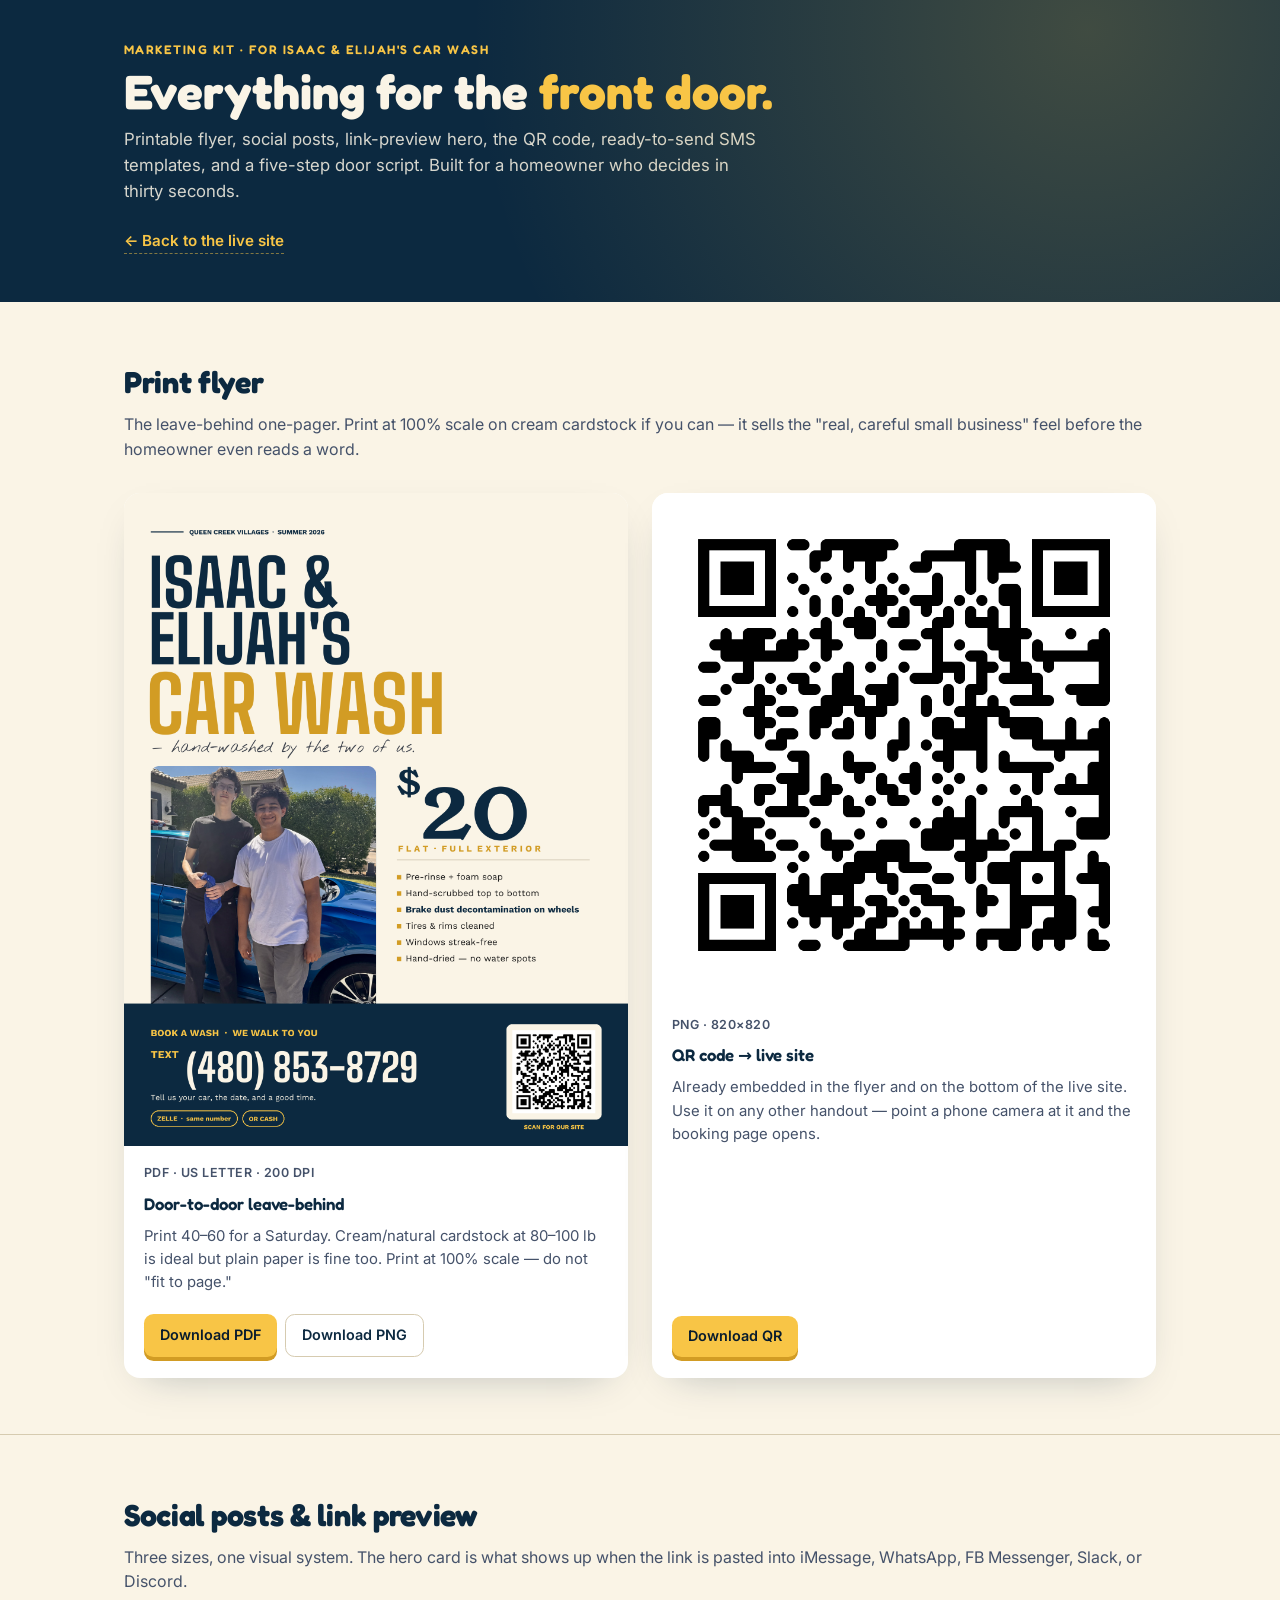
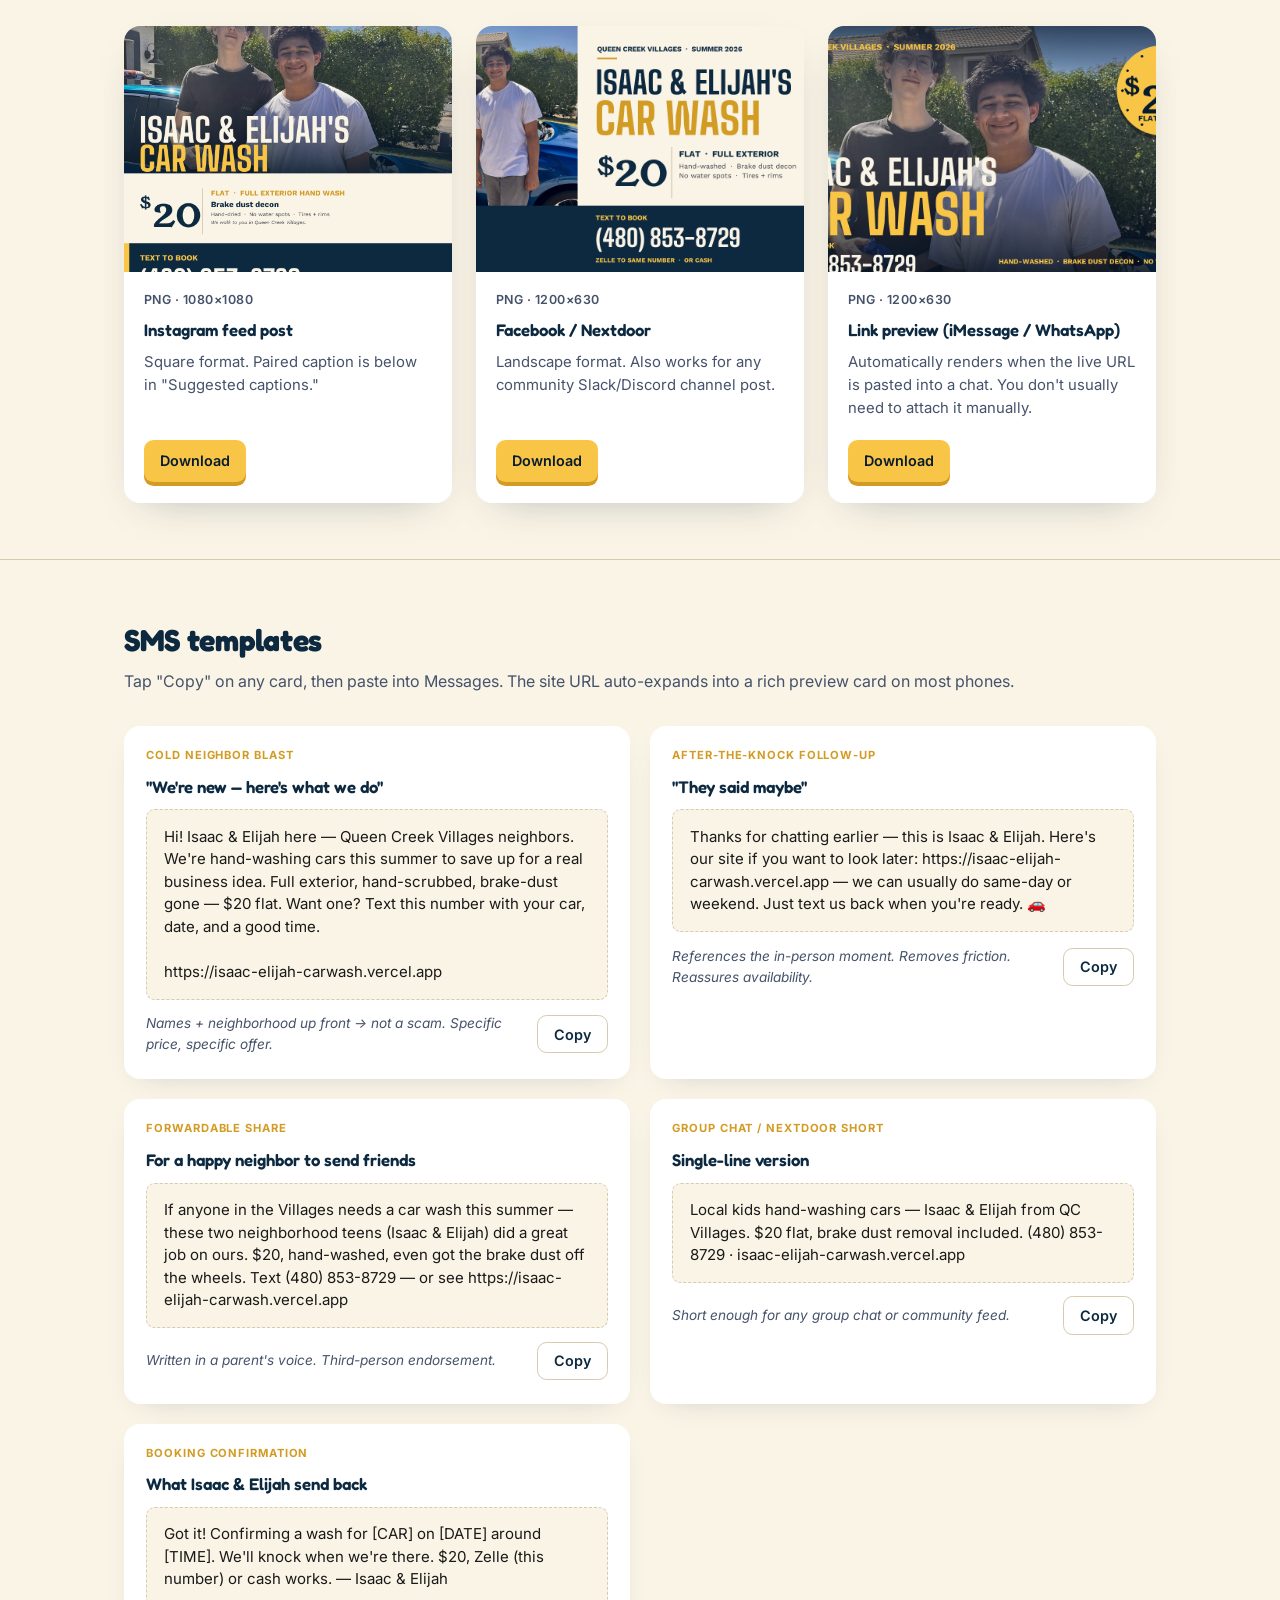
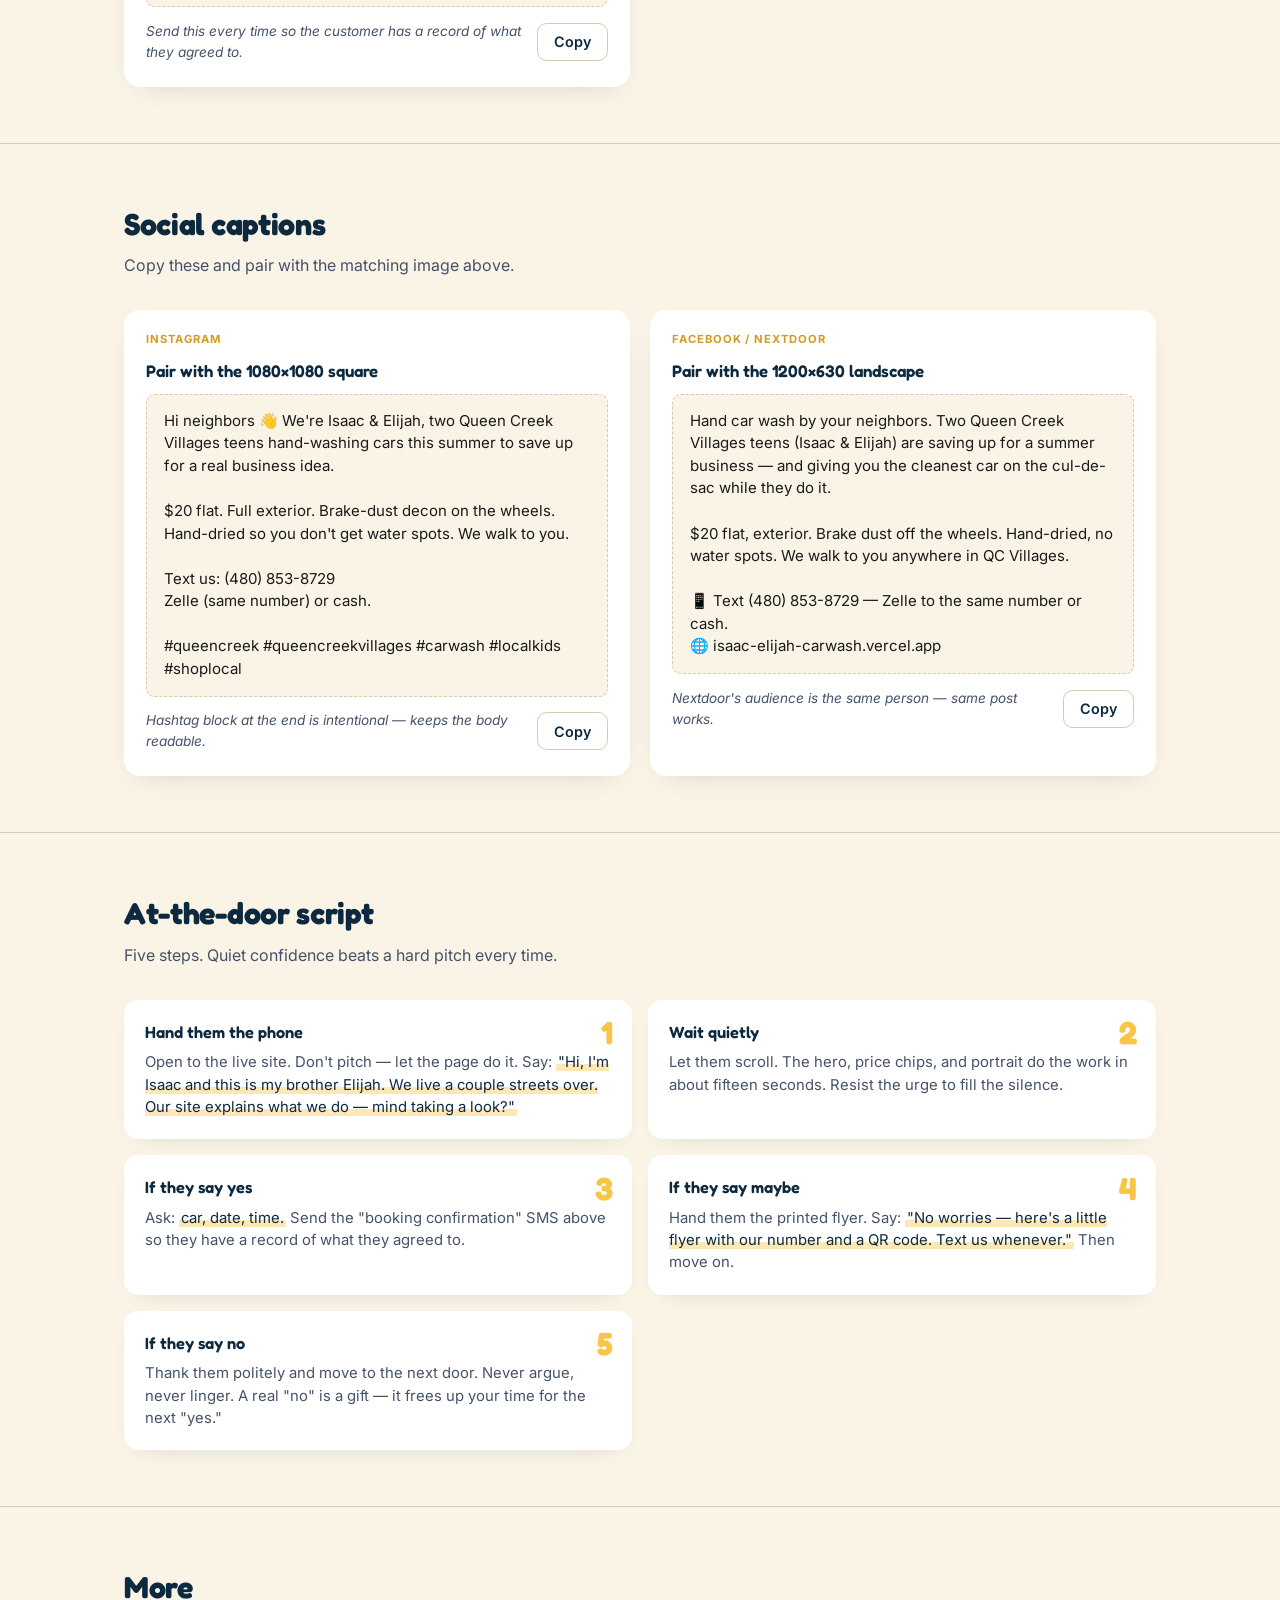
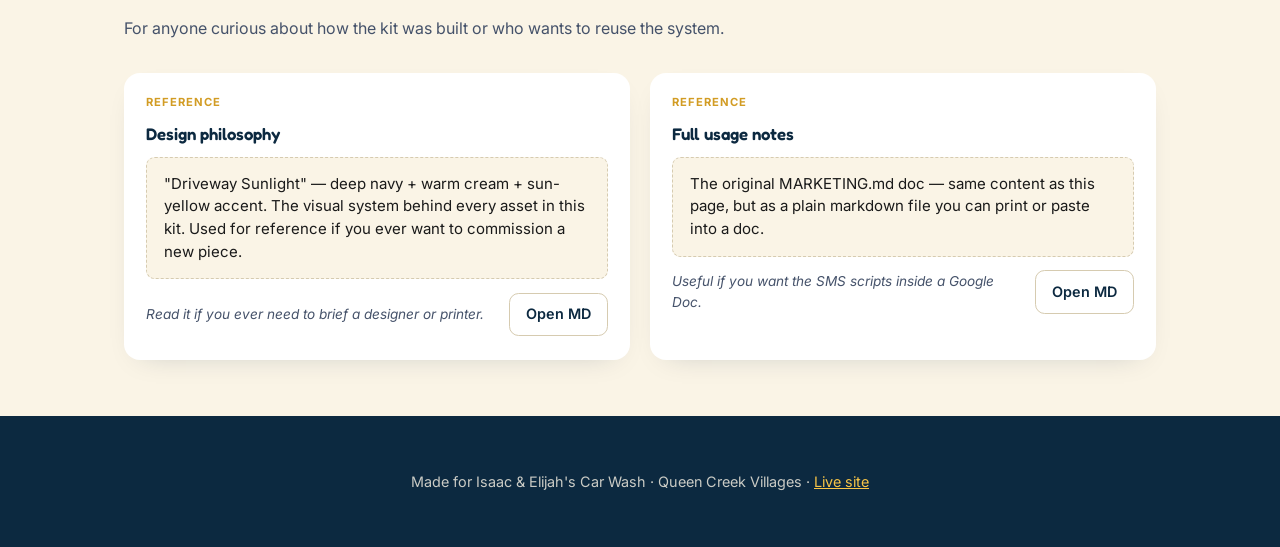
<file: kit/index.html>
<!DOCTYPE html>
<html lang="en">
<head>
  <meta charset="UTF-8" />
  <meta name="viewport" content="width=device-width, initial-scale=1.0" />
  <meta name="theme-color" content="#0c2940" />
  <meta name="robots" content="noindex, nofollow" />
  <title>Marketing Kit — Isaac & Elijah's Car Wash</title>
  <meta name="description" content="The full marketing kit for Isaac & Elijah's Car Wash — print flyer, social posts, SMS templates, and door script." />
  <link rel="preconnect" href="https://fonts.googleapis.com">
  <link rel="preconnect" href="https://fonts.gstatic.com" crossorigin>
  <link href="https://fonts.googleapis.com/css2?family=Fredoka:wght@500;600;700&family=Inter:wght@400;500;600;700&display=swap" rel="stylesheet">
  <style>
    :root {
      --navy: #0c2940;
      --navy-deep: #081b2d;
      --cream: #faf4e6;
      --cream-deep: #f0e6d2;
      --sun: #f8c546;
      --sun-deep: #d29c24;
      --ink: #1a1a1a;
      --ink-soft: #45526a;
      --rule: #d6cbb0;
      --white: #ffffff;
    }
    * { box-sizing: border-box; }
    html, body { margin: 0; padding: 0; }
    body {
      font-family: 'Inter', system-ui, -apple-system, sans-serif;
      background: var(--cream);
      color: var(--ink);
      line-height: 1.55;
      -webkit-font-smoothing: antialiased;
    }
    a { color: var(--navy); }
    .wrap { max-width: 1080px; margin: 0 auto; padding: 0 1.5rem; }

    /* ---------- header ---------- */
    header.kit-header {
      background: var(--navy);
      color: var(--cream);
      padding: 2.5rem 0 3rem;
      position: relative;
      overflow: hidden;
    }
    header.kit-header::before {
      content: "";
      position: absolute; inset: 0;
      background: radial-gradient(circle at 85% 10%, rgba(248,197,70,0.22), transparent 55%);
      pointer-events: none;
    }
    header.kit-header .eyebrow {
      font-family: 'Fredoka', system-ui, sans-serif;
      font-weight: 600;
      letter-spacing: 0.12em;
      text-transform: uppercase;
      font-size: 0.78rem;
      color: var(--sun);
      margin: 0 0 0.4rem;
    }
    header.kit-header h1 {
      font-family: 'Fredoka', system-ui, sans-serif;
      font-weight: 700;
      font-size: clamp(2rem, 5vw, 3rem);
      margin: 0 0 0.6rem;
      line-height: 1.05;
      color: var(--cream);
    }
    header.kit-header h1 span { color: var(--sun); }
    header.kit-header p.lede {
      max-width: 640px;
      margin: 0 0 1.5rem;
      color: rgba(250, 244, 230, 0.85);
      font-size: 1.05rem;
    }
    .back-link {
      display: inline-flex;
      align-items: center;
      gap: 0.4rem;
      color: var(--sun);
      text-decoration: none;
      font-weight: 600;
      font-size: 0.95rem;
      border-bottom: 1px dashed rgba(248, 197, 70, 0.5);
      padding-bottom: 1px;
    }
    .back-link:hover { color: var(--cream); border-bottom-color: var(--cream); }

    /* ---------- sections ---------- */
    section.kit-section {
      padding: 3.5rem 0;
      border-bottom: 1px solid var(--rule);
    }
    section.kit-section:last-of-type { border-bottom: none; }
    h2.section-title {
      font-family: 'Fredoka', system-ui, sans-serif;
      font-weight: 700;
      color: var(--navy);
      margin: 0 0 0.4rem;
      font-size: clamp(1.4rem, 3vw, 1.9rem);
      letter-spacing: -0.01em;
    }
    p.section-sub {
      color: var(--ink-soft);
      margin: 0 0 2rem;
      font-size: 1rem;
    }

    /* ---------- asset card ---------- */
    .asset-grid {
      display: grid;
      grid-template-columns: 1fr;
      gap: 1.5rem;
    }
    @media (min-width: 720px) {
      .asset-grid.cols-3 { grid-template-columns: repeat(3, 1fr); }
      .asset-grid.cols-2 { grid-template-columns: repeat(2, 1fr); }
    }
    .asset {
      background: var(--white);
      border-radius: 1rem;
      overflow: hidden;
      box-shadow: 0 14px 40px -22px rgba(12, 41, 64, 0.35);
      display: flex;
      flex-direction: column;
    }
    .asset .preview {
      background: var(--cream-deep);
      display: flex; align-items: center; justify-content: center;
      padding: 0;
      aspect-ratio: 4 / 3;
      overflow: hidden;
    }
    .asset.feature .preview { aspect-ratio: 17 / 22; }
    .asset.qr .preview { aspect-ratio: 1; padding: 1.5rem; background: var(--white); }
    .asset .preview img {
      width: 100%; height: 100%;
      object-fit: cover;
      display: block;
    }
    .asset.qr .preview img { object-fit: contain; }
    .asset .meta {
      padding: 1.1rem 1.25rem 1.3rem;
      display: flex; flex-direction: column; gap: 0.5rem;
      flex: 1;
    }
    .asset .meta h3 {
      margin: 0;
      font-family: 'Fredoka', system-ui, sans-serif;
      font-weight: 600;
      color: var(--navy);
      font-size: 1.05rem;
    }
    .asset .meta .dims {
      font-size: 0.78rem;
      color: var(--ink-soft);
      letter-spacing: 0.04em;
      text-transform: uppercase;
      font-weight: 600;
    }
    .asset .meta p {
      margin: 0;
      font-size: 0.93rem;
      color: var(--ink-soft);
    }
    .asset .actions {
      display: flex;
      gap: 0.5rem;
      margin-top: auto;
      padding-top: 0.75rem;
      flex-wrap: wrap;
    }
    .btn {
      display: inline-flex;
      align-items: center;
      justify-content: center;
      gap: 0.45rem;
      padding: 0.6rem 1rem;
      border-radius: 0.6rem;
      font-weight: 600;
      font-size: 0.9rem;
      text-decoration: none;
      border: none;
      cursor: pointer;
      transition: transform 0.1s ease, background 0.15s ease;
      font-family: inherit;
    }
    .btn-primary {
      background: var(--sun);
      color: var(--navy-deep);
      box-shadow: 0 4px 0 var(--sun-deep);
    }
    .btn-primary:hover { background: var(--sun-deep); color: var(--navy-deep); }
    .btn-primary:active { transform: translateY(2px); box-shadow: 0 2px 0 var(--sun-deep); }
    .btn-ghost {
      background: transparent;
      color: var(--navy);
      border: 1.5px solid var(--rule);
    }
    .btn-ghost:hover { border-color: var(--navy); background: var(--cream-deep); }

    /* ---------- SMS / caption blocks ---------- */
    .copy-grid {
      display: grid;
      grid-template-columns: 1fr;
      gap: 1.25rem;
    }
    @media (min-width: 760px) {
      .copy-grid.cols-2 { grid-template-columns: repeat(2, 1fr); }
    }
    .copy-card {
      background: var(--white);
      border-radius: 1rem;
      box-shadow: 0 10px 28px -18px rgba(12, 41, 64, 0.25);
      padding: 1.3rem 1.4rem 1.5rem;
      display: flex;
      flex-direction: column;
      gap: 0.6rem;
    }
    .copy-card h3 {
      margin: 0;
      font-family: 'Fredoka', system-ui, sans-serif;
      font-weight: 600;
      color: var(--navy);
      font-size: 1.05rem;
    }
    .copy-card .label {
      display: inline-block;
      font-size: 0.7rem;
      letter-spacing: 0.08em;
      text-transform: uppercase;
      color: var(--sun-deep);
      font-weight: 700;
    }
    .copy-card pre {
      margin: 0;
      padding: 0.95rem 1.05rem;
      background: var(--cream);
      border: 1px dashed var(--rule);
      border-radius: 0.55rem;
      color: var(--ink);
      font-family: 'Inter', system-ui, sans-serif;
      font-size: 0.94rem;
      line-height: 1.5;
      white-space: pre-wrap;
      word-wrap: break-word;
    }
    .copy-card .copy-row {
      display: flex;
      justify-content: space-between;
      align-items: center;
      gap: 0.75rem;
      margin-top: 0.25rem;
    }
    .copy-card .why {
      color: var(--ink-soft);
      font-size: 0.85rem;
      font-style: italic;
      flex: 1;
    }
    .copied { background: var(--sun); color: var(--navy-deep); }

    /* ---------- door script ---------- */
    .script {
      counter-reset: step;
      display: grid;
      gap: 1rem;
      grid-template-columns: 1fr;
    }
    @media (min-width: 760px) {
      .script { grid-template-columns: repeat(2, 1fr); }
    }
    .step {
      background: var(--white);
      border-radius: 0.9rem;
      padding: 1.25rem 1.3rem 1.3rem;
      box-shadow: 0 8px 24px -18px rgba(12, 41, 64, 0.3);
      position: relative;
      counter-increment: step;
    }
    .step::before {
      content: counter(step);
      position: absolute;
      top: 1.1rem; right: 1.2rem;
      font-family: 'Fredoka', system-ui, sans-serif;
      font-weight: 700;
      font-size: 2rem;
      color: var(--sun);
      line-height: 1;
    }
    .step h3 {
      margin: 0 3rem 0.4rem 0;
      font-family: 'Fredoka', system-ui, sans-serif;
      font-weight: 600;
      color: var(--navy);
      font-size: 1.02rem;
    }
    .step p {
      margin: 0;
      color: var(--ink-soft);
      font-size: 0.93rem;
      line-height: 1.5;
    }
    .step p em {
      color: var(--navy);
      font-style: normal;
      background: linear-gradient(transparent 60%, rgba(248, 197, 70, 0.4) 60%);
      padding: 0 2px;
    }

    /* ---------- footer ---------- */
    footer.kit-footer {
      background: var(--navy);
      color: rgba(250, 244, 230, 0.8);
      padding: 2.5rem 0;
      text-align: center;
      font-size: 0.9rem;
    }
    footer.kit-footer a { color: var(--sun); }
  </style>
</head>
<body>

<header class="kit-header">
  <div class="wrap">
    <p class="eyebrow">Marketing kit · For Isaac & Elijah's Car Wash</p>
    <h1>Everything for the <span>front door.</span></h1>
    <p class="lede">Printable flyer, social posts, link-preview hero, the QR code, ready-to-send SMS templates, and a five-step door script. Built for a homeowner who decides in thirty seconds.</p>
    <a class="back-link" href="/">← Back to the live site</a>
  </div>
</header>

<!-- ============================================================
     PRINT FLYER
     ============================================================ -->
<section class="kit-section">
  <div class="wrap">
    <h2 class="section-title">Print flyer</h2>
    <p class="section-sub">The leave-behind one-pager. Print at 100% scale on cream cardstock if you can — it sells the "real, careful small business" feel before the homeowner even reads a word.</p>

    <div class="asset-grid cols-2">
      <div class="asset feature">
        <div class="preview"><img src="/marketing/flyer-print-letter.png" alt="Print flyer preview" /></div>
        <div class="meta">
          <span class="dims">PDF · US Letter · 200 DPI</span>
          <h3>Door-to-door leave-behind</h3>
          <p>Print 40–60 for a Saturday. Cream/natural cardstock at 80–100 lb is ideal but plain paper is fine too. Print at 100% scale — do not "fit to page."</p>
          <div class="actions">
            <a class="btn btn-primary" href="/marketing/flyer-print-letter.pdf" download>Download PDF</a>
            <a class="btn btn-ghost" href="/marketing/flyer-print-letter.png" download>Download PNG</a>
          </div>
        </div>
      </div>
      <div class="asset qr">
        <div class="preview"><img src="/images/qr-site.png" alt="QR code that opens the live site" /></div>
        <div class="meta">
          <span class="dims">PNG · 820×820</span>
          <h3>QR code → live site</h3>
          <p>Already embedded in the flyer and on the bottom of the live site. Use it on any other handout — point a phone camera at it and the booking page opens.</p>
          <div class="actions">
            <a class="btn btn-primary" href="/images/qr-site.png" download>Download QR</a>
          </div>
        </div>
      </div>
    </div>
  </div>
</section>

<!-- ============================================================
     SOCIAL POSTS
     ============================================================ -->
<section class="kit-section">
  <div class="wrap">
    <h2 class="section-title">Social posts &amp; link preview</h2>
    <p class="section-sub">Three sizes, one visual system. The hero card is what shows up when the link is pasted into iMessage, WhatsApp, FB Messenger, Slack, or Discord.</p>

    <div class="asset-grid cols-3">
      <div class="asset">
        <div class="preview"><img src="/marketing/social-instagram-1080.png" alt="Instagram square post preview" /></div>
        <div class="meta">
          <span class="dims">PNG · 1080×1080</span>
          <h3>Instagram feed post</h3>
          <p>Square format. Paired caption is below in "Suggested captions."</p>
          <div class="actions">
            <a class="btn btn-primary" href="/marketing/social-instagram-1080.png" download>Download</a>
          </div>
        </div>
      </div>
      <div class="asset">
        <div class="preview"><img src="/marketing/social-facebook-1200x630.png" alt="Facebook landscape post preview" /></div>
        <div class="meta">
          <span class="dims">PNG · 1200×630</span>
          <h3>Facebook / Nextdoor</h3>
          <p>Landscape format. Also works for any community Slack/Discord channel post.</p>
          <div class="actions">
            <a class="btn btn-primary" href="/marketing/social-facebook-1200x630.png" download>Download</a>
          </div>
        </div>
      </div>
      <div class="asset">
        <div class="preview"><img src="/marketing/social-og-hero-1200x630.png" alt="Hero-style link preview image" /></div>
        <div class="meta">
          <span class="dims">PNG · 1200×630</span>
          <h3>Link preview (iMessage / WhatsApp)</h3>
          <p>Automatically renders when the live URL is pasted into a chat. You don't usually need to attach it manually.</p>
          <div class="actions">
            <a class="btn btn-primary" href="/marketing/social-og-hero-1200x630.png" download>Download</a>
          </div>
        </div>
      </div>
    </div>
  </div>
</section>

<!-- ============================================================
     SMS TEMPLATES
     ============================================================ -->
<section class="kit-section">
  <div class="wrap">
    <h2 class="section-title">SMS templates</h2>
    <p class="section-sub">Tap "Copy" on any card, then paste into Messages. The site URL auto-expands into a rich preview card on most phones.</p>

    <div class="copy-grid cols-2">

      <div class="copy-card">
        <span class="label">Cold neighbor blast</span>
        <h3>"We're new — here's what we do"</h3>
        <pre id="sms-1">Hi! Isaac &amp; Elijah here — Queen Creek Villages neighbors. We're hand-washing cars this summer to save up for a real business idea. Full exterior, hand-scrubbed, brake-dust gone — $20 flat. Want one? Text this number with your car, date, and a good time.

https://isaac-elijah-carwash.vercel.app</pre>
        <div class="copy-row">
          <span class="why">Names + neighborhood up front → not a scam. Specific price, specific offer.</span>
          <button class="btn btn-ghost copy-btn" data-target="sms-1">Copy</button>
        </div>
      </div>

      <div class="copy-card">
        <span class="label">After-the-knock follow-up</span>
        <h3>"They said maybe"</h3>
        <pre id="sms-2">Thanks for chatting earlier — this is Isaac &amp; Elijah. Here's our site if you want to look later: https://isaac-elijah-carwash.vercel.app — we can usually do same-day or weekend. Just text us back when you're ready. 🚗</pre>
        <div class="copy-row">
          <span class="why">References the in-person moment. Removes friction. Reassures availability.</span>
          <button class="btn btn-ghost copy-btn" data-target="sms-2">Copy</button>
        </div>
      </div>

      <div class="copy-card">
        <span class="label">Forwardable share</span>
        <h3>For a happy neighbor to send friends</h3>
        <pre id="sms-3">If anyone in the Villages needs a car wash this summer — these two neighborhood teens (Isaac &amp; Elijah) did a great job on ours. $20, hand-washed, even got the brake dust off the wheels. Text (480) 853-8729 — or see https://isaac-elijah-carwash.vercel.app</pre>
        <div class="copy-row">
          <span class="why">Written in a parent's voice. Third-person endorsement.</span>
          <button class="btn btn-ghost copy-btn" data-target="sms-3">Copy</button>
        </div>
      </div>

      <div class="copy-card">
        <span class="label">Group chat / Nextdoor short</span>
        <h3>Single-line version</h3>
        <pre id="sms-4">Local kids hand-washing cars — Isaac &amp; Elijah from QC Villages. $20 flat, brake dust removal included. (480) 853-8729 · isaac-elijah-carwash.vercel.app</pre>
        <div class="copy-row">
          <span class="why">Short enough for any group chat or community feed.</span>
          <button class="btn btn-ghost copy-btn" data-target="sms-4">Copy</button>
        </div>
      </div>

      <div class="copy-card">
        <span class="label">Booking confirmation</span>
        <h3>What Isaac &amp; Elijah send back</h3>
        <pre id="sms-5">Got it! Confirming a wash for [CAR] on [DATE] around [TIME]. We'll knock when we're there. $20, Zelle (this number) or cash works. — Isaac &amp; Elijah</pre>
        <div class="copy-row">
          <span class="why">Send this every time so the customer has a record of what they agreed to.</span>
          <button class="btn btn-ghost copy-btn" data-target="sms-5">Copy</button>
        </div>
      </div>

    </div>
  </div>
</section>

<!-- ============================================================
     SOCIAL CAPTIONS
     ============================================================ -->
<section class="kit-section">
  <div class="wrap">
    <h2 class="section-title">Social captions</h2>
    <p class="section-sub">Copy these and pair with the matching image above.</p>

    <div class="copy-grid cols-2">

      <div class="copy-card">
        <span class="label">Instagram</span>
        <h3>Pair with the 1080×1080 square</h3>
        <pre id="cap-ig">Hi neighbors 👋 We're Isaac &amp; Elijah, two Queen Creek Villages teens hand-washing cars this summer to save up for a real business idea.

$20 flat. Full exterior. Brake-dust decon on the wheels. Hand-dried so you don't get water spots. We walk to you.

Text us: (480) 853-8729
Zelle (same number) or cash.

#queencreek #queencreekvillages #carwash #localkids #shoplocal</pre>
        <div class="copy-row">
          <span class="why">Hashtag block at the end is intentional — keeps the body readable.</span>
          <button class="btn btn-ghost copy-btn" data-target="cap-ig">Copy</button>
        </div>
      </div>

      <div class="copy-card">
        <span class="label">Facebook / Nextdoor</span>
        <h3>Pair with the 1200×630 landscape</h3>
        <pre id="cap-fb">Hand car wash by your neighbors. Two Queen Creek Villages teens (Isaac &amp; Elijah) are saving up for a summer business — and giving you the cleanest car on the cul-de-sac while they do it.

$20 flat, exterior. Brake dust off the wheels. Hand-dried, no water spots. We walk to you anywhere in QC Villages.

📱 Text (480) 853-8729 — Zelle to the same number or cash.
🌐 isaac-elijah-carwash.vercel.app</pre>
        <div class="copy-row">
          <span class="why">Nextdoor's audience is the same person — same post works.</span>
          <button class="btn btn-ghost copy-btn" data-target="cap-fb">Copy</button>
        </div>
      </div>

    </div>
  </div>
</section>

<!-- ============================================================
     DOOR SCRIPT
     ============================================================ -->
<section class="kit-section">
  <div class="wrap">
    <h2 class="section-title">At-the-door script</h2>
    <p class="section-sub">Five steps. Quiet confidence beats a hard pitch every time.</p>

    <div class="script">
      <div class="step">
        <h3>Hand them the phone</h3>
        <p>Open to the live site. Don't pitch — let the page do it. Say: <em>"Hi, I'm Isaac and this is my brother Elijah. We live a couple streets over. Our site explains what we do — mind taking a look?"</em></p>
      </div>
      <div class="step">
        <h3>Wait quietly</h3>
        <p>Let them scroll. The hero, price chips, and portrait do the work in about fifteen seconds. Resist the urge to fill the silence.</p>
      </div>
      <div class="step">
        <h3>If they say yes</h3>
        <p>Ask: <em>car, date, time.</em> Send the "booking confirmation" SMS above so they have a record of what they agreed to.</p>
      </div>
      <div class="step">
        <h3>If they say maybe</h3>
        <p>Hand them the printed flyer. Say: <em>"No worries — here's a little flyer with our number and a QR code. Text us whenever."</em> Then move on.</p>
      </div>
      <div class="step">
        <h3>If they say no</h3>
        <p>Thank them politely and move to the next door. Never argue, never linger. A real "no" is a gift — it frees up your time for the next "yes."</p>
      </div>
    </div>
  </div>
</section>

<!-- ============================================================
     EXTRAS
     ============================================================ -->
<section class="kit-section">
  <div class="wrap">
    <h2 class="section-title">More</h2>
    <p class="section-sub">For anyone curious about how the kit was built or who wants to reuse the system.</p>

    <div class="copy-grid cols-2">
      <div class="copy-card">
        <span class="label">Reference</span>
        <h3>Design philosophy</h3>
        <pre style="font-family: 'Inter', system-ui, sans-serif;">"Driveway Sunlight" — deep navy + warm cream + sun-yellow accent. The visual system behind every asset in this kit. Used for reference if you ever want to commission a new piece.</pre>
        <div class="copy-row">
          <span class="why">Read it if you ever need to brief a designer or printer.</span>
          <a class="btn btn-ghost" href="/marketing/design-philosophy.md">Open MD</a>
        </div>
      </div>
      <div class="copy-card">
        <span class="label">Reference</span>
        <h3>Full usage notes</h3>
        <pre style="font-family: 'Inter', system-ui, sans-serif;">The original MARKETING.md doc — same content as this page, but as a plain markdown file you can print or paste into a doc.</pre>
        <div class="copy-row">
          <span class="why">Useful if you want the SMS scripts inside a Google Doc.</span>
          <a class="btn btn-ghost" href="/marketing/MARKETING.md">Open MD</a>
        </div>
      </div>
    </div>
  </div>
</section>

<footer class="kit-footer">
  <div class="wrap">
    <p>Made for Isaac &amp; Elijah's Car Wash · Queen Creek Villages · <a href="/">Live site</a></p>
  </div>
</footer>

<script>
  document.querySelectorAll('.copy-btn').forEach(btn => {
    btn.addEventListener('click', async () => {
      const target = document.getElementById(btn.dataset.target);
      if (!target) return;
      const text = target.innerText;
      try {
        await navigator.clipboard.writeText(text);
        const original = btn.textContent;
        btn.textContent = '✓ Copied';
        btn.classList.add('copied');
        setTimeout(() => {
          btn.textContent = original;
          btn.classList.remove('copied');
        }, 1500);
      } catch (e) {
        // fallback: select + execCommand on older browsers
        const range = document.createRange();
        range.selectNodeContents(target);
        const sel = window.getSelection();
        sel.removeAllRanges();
        sel.addRange(range);
        try { document.execCommand('copy'); } catch {}
        sel.removeAllRanges();
      }
    });
  });
</script>

</body>
</html>
</file>
